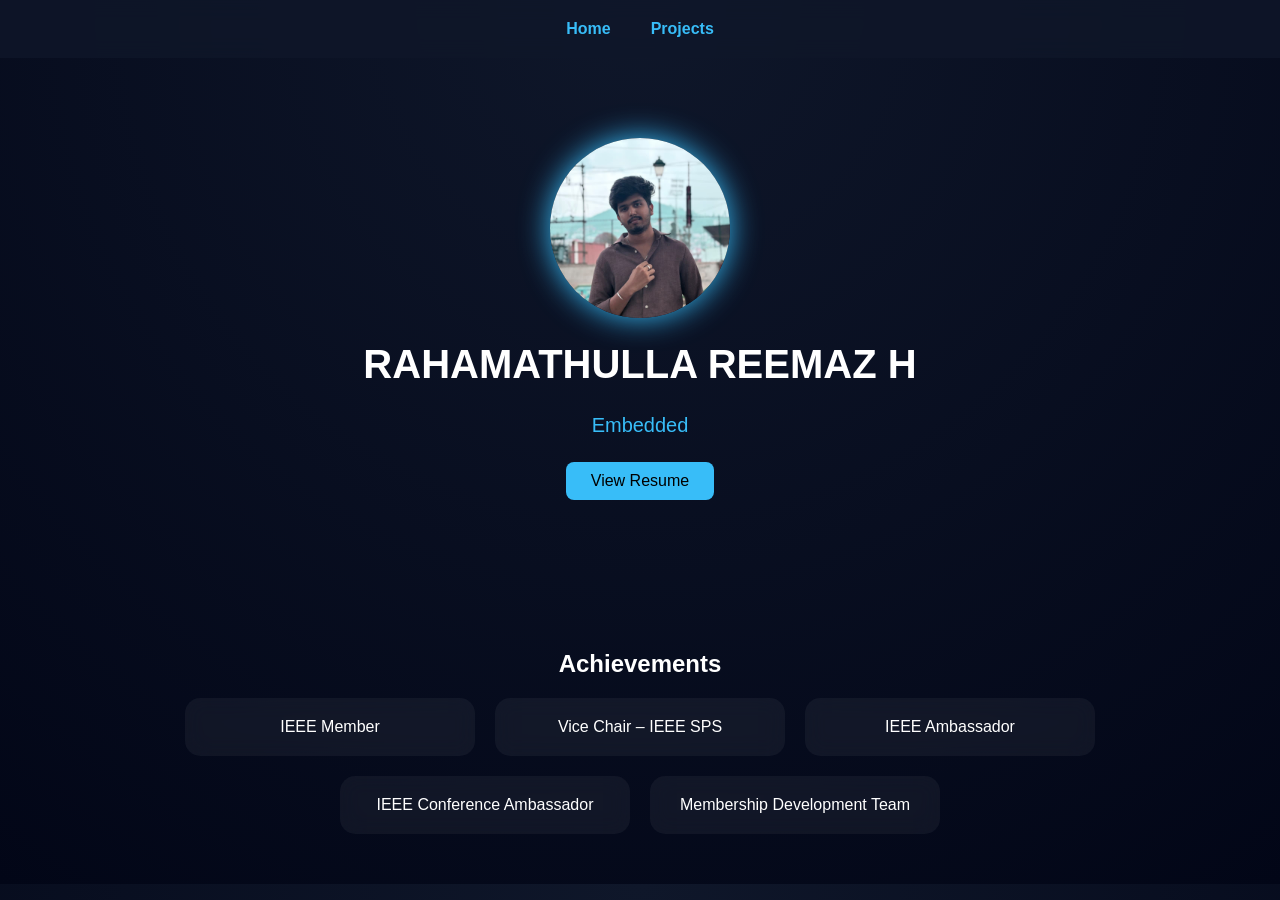
<file: index.html>
<!DOCTYPE html>
<html>
<head>
<title>Reemaz Portfolio</title>

<style>
body{
  margin:0;
  font-family:'Segoe UI',sans-serif;
  background: radial-gradient(circle at top,#0f172a,#020617);
  color:white;
  overflow-x:hidden;
}

/* NAV */
nav{
  display:flex;
  justify-content:center;
  gap:40px;
  padding:20px;
  background:rgba(15,23,42,0.8);
  backdrop-filter:blur(10px);
}
nav a{
  color:#38bdf8;
  text-decoration:none;
  font-weight:bold;
}

/* HERO */
.hero{
  text-align:center;
  padding:80px 20px;
  animation:fadeIn 2s;
}

.hero img{
  width:180px;
  height:180px;        /* ADD THIS */
  object-fit:cover;    /* ADD THIS */
  border-radius:50%;
  box-shadow:0 0 30px #38bdf8;
  transition:0.5s;
}
.hero img:hover{
  transform:scale(1.1);
}

h1{
  font-size:40px;
  margin-top:20px;
}

/* typing */
.typing{
  color:#38bdf8;
  font-size:20px;
  margin:10px 0;
}

/* BUTTON */
.btn{
  display:inline-block;
  margin-top:15px;
  padding:10px 25px;
  background:#38bdf8;
  color:black;
  border-radius:8px;
  text-decoration:none;
  transition:0.3s;
}
.btn:hover{
  background:#0ea5e9;
  transform:scale(1.05);
}

/* ACHIEVEMENTS */
.section{
  padding:50px;
  text-align:center;
}

.cards{
  display:flex;
  justify-content:center;
  flex-wrap:wrap;
  gap:20px;
}

/* glass cards */
.card{
  background:rgba(255,255,255,0.05);
  padding:20px;
  border-radius:15px;
  width:250px;
  backdrop-filter:blur(10px);
  transition:0.4s;
}
.card:hover{
  transform:translateY(-10px);
  box-shadow:0 0 20px #38bdf8;
}

/* animation */
.hidden{
  opacity:0;
  transform:translateY(40px);
  transition:1s;
}
.show{
  opacity:1;
  transform:translateY(0);
}

@keyframes fadeIn{
  from{opacity:0;}
  to{opacity:1;}
}
</style>

</head>

<body>

<!-- NAV -->
<nav>
  <a href="index.html">Home</a>
  <a href="projects.html">Projects</a>
</nav>

<!-- HERO -->
<div class="hero">
  <img src="profile.jpg">

  <h1>RAHAMATHULLA REEMAZ H</h1>

  <p class="typing" id="typing"></p>

  <a class="btn" href="resume.pdf">View Resume</a>
</div>

<!-- ACHIEVEMENTS -->
<div class="section hidden">
  <h2>Achievements</h2>

  <div class="cards">
    <div class="card">IEEE Member</div>
    <div class="card">Vice Chair – IEEE SPS</div>
    <div class="card">IEEE Ambassador</div>
    <div class="card">IEEE Conference Ambassador</div>
    <div class="card">Membership Development Team</div>
  </div>
</div>

<script>

/* typing animation */
const text = ["Embedded Developer","IoT Enthusiast","AI Learner"];
let i=0,j=0,current="",isDeleting=false;

function type(){
  if(i<text.length){
    if(!isDeleting && j<=text[i].length){
      current=text[i].substring(0,j++);
    }
    else if(isDeleting && j>=0){
      current=text[i].substring(0,j--);
    }

    if(j==text[i].length) isDeleting=true;
    if(j==0){ isDeleting=false; i++; }

    document.getElementById("typing").innerHTML=current;
  }
  setTimeout(type,120);
}
type();

/* scroll animation */
const observer=new IntersectionObserver(entries=>{
entries.forEach(entry=>{
if(entry.isIntersecting){
entry.target.classList.add("show");
}
});
});

document.querySelectorAll(".hidden").forEach(el=>observer.observe(el));

</script>

</body>
</html>
</file>
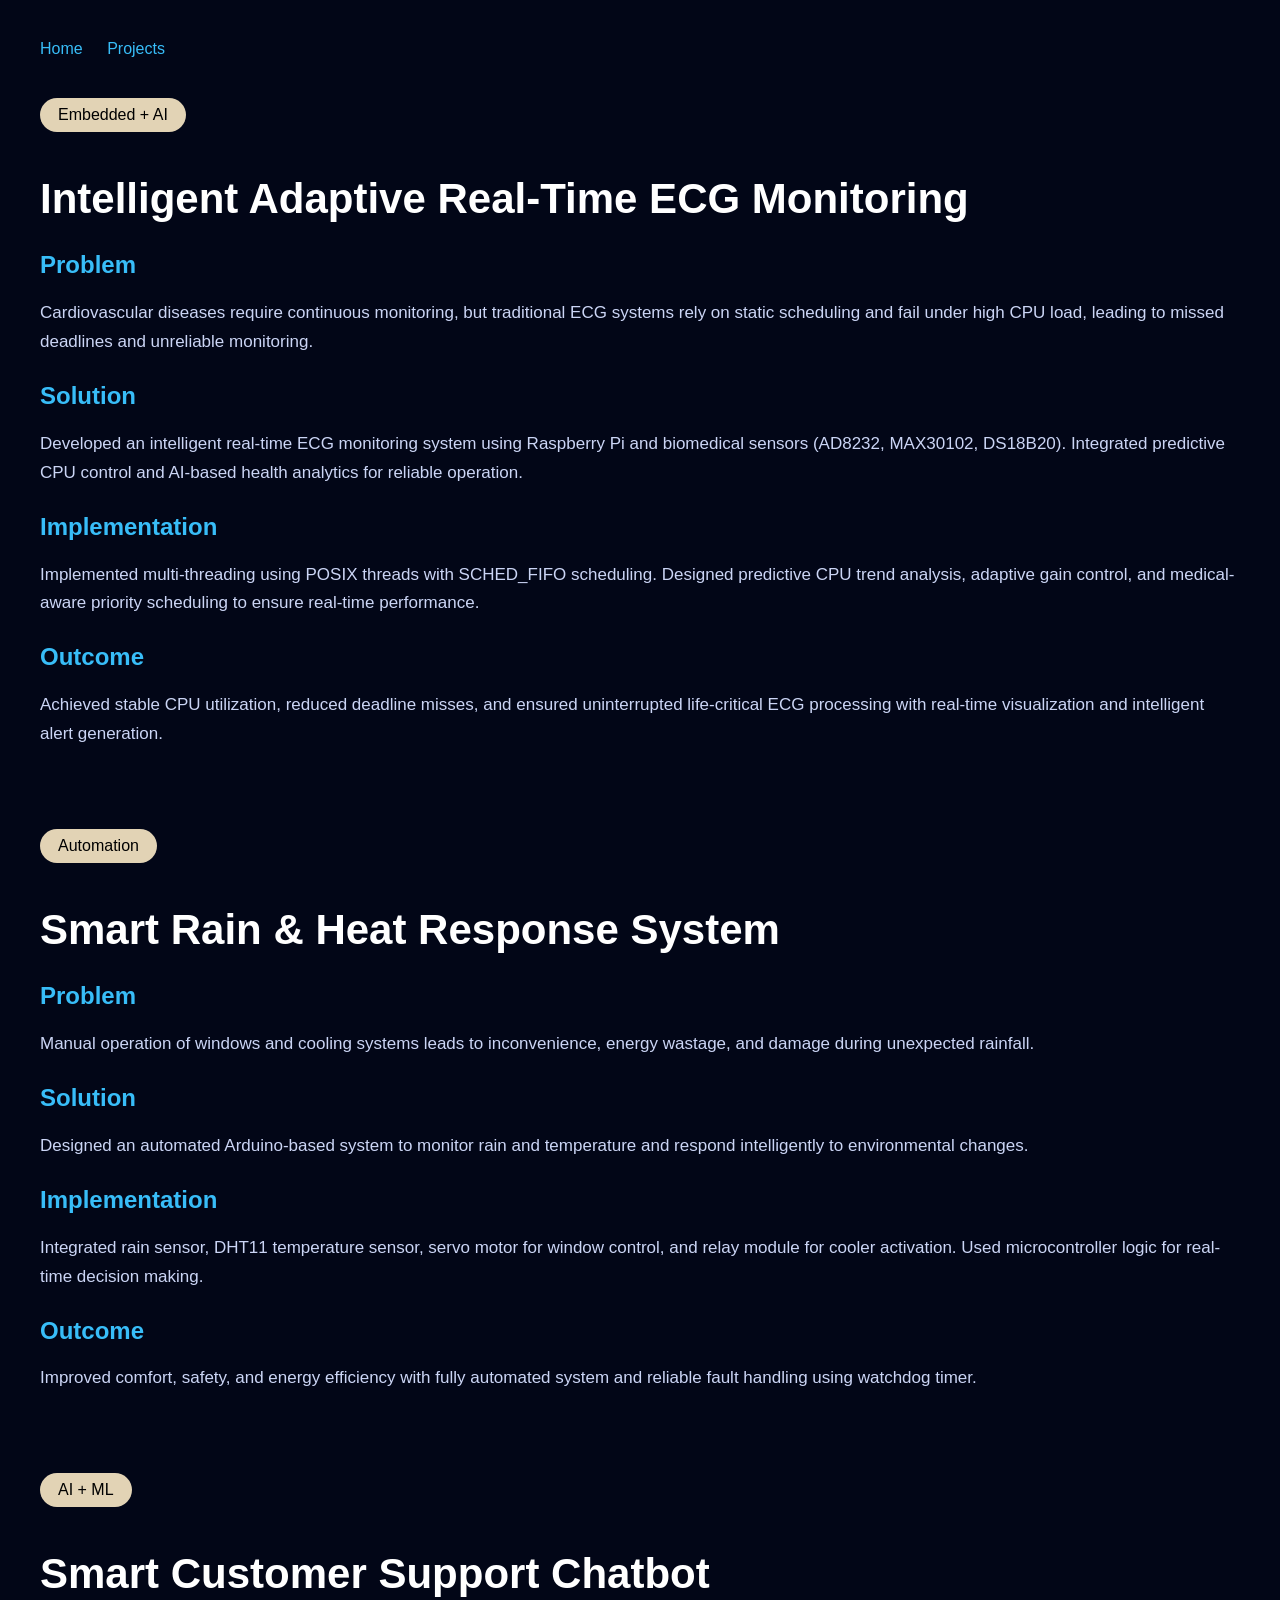
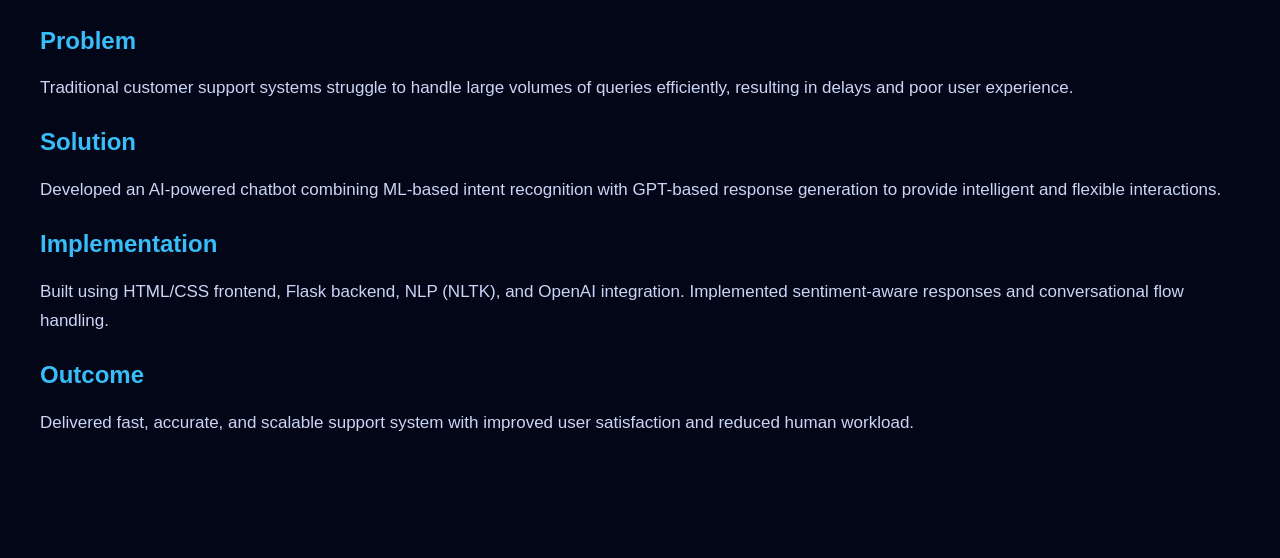
<file: project.html>
<!DOCTYPE html>
<html>
<head>
<title>Projects</title>

<style>
body{
  margin:0;
  font-family:sans-serif;
  background:#020617;
  color:white;
  padding:40px;
}

/* NAV */
nav{
  margin-bottom:40px;
}
nav a{
  color:#38bdf8;
  margin-right:20px;
  text-decoration:none;
}

/* PROJECT BLOCK */
.project{
  margin-bottom:80px;
}

/* TAG */
.tag{
  background:#e2d3b5;
  color:black;
  padding:8px 18px;
  border-radius:25px;
  display:inline-block;
  margin-bottom:15px;
}

/* TITLE */
h1{
  font-size:42px;
}

/* HEADINGS */
h2{
  color:#38bdf8;
  margin-top:25px;
}

/* TEXT */
p{
  color:#cbd5f5;
  line-height:1.7;
  font-size:17px;
}
</style>

</head>

<body>

<nav>
  <a href="index.html">Home</a>
  <a href="projects.html">Projects</a>
</nav>

<!-- ECG PROJECT -->
<div class="project">

<span class="tag">Embedded + AI</span>

<h1>Intelligent Adaptive Real-Time ECG Monitoring</h1>

<h2>Problem</h2>
<p>
Cardiovascular diseases require continuous monitoring, but traditional ECG systems rely on static scheduling and fail under high CPU load, leading to missed deadlines and unreliable monitoring.
</p>

<h2>Solution</h2>
<p>
Developed an intelligent real-time ECG monitoring system using Raspberry Pi and biomedical sensors (AD8232, MAX30102, DS18B20). Integrated predictive CPU control and AI-based health analytics for reliable operation.
</p>

<h2>Implementation</h2>
<p>
Implemented multi-threading using POSIX threads with SCHED_FIFO scheduling. Designed predictive CPU trend analysis, adaptive gain control, and medical-aware priority scheduling to ensure real-time performance.
</p>

<h2>Outcome</h2>
<p>
Achieved stable CPU utilization, reduced deadline misses, and ensured uninterrupted life-critical ECG processing with real-time visualization and intelligent alert generation.
</p>

</div>

<!-- RAIN PROJECT -->
<div class="project">

<span class="tag">Automation</span>

<h1>Smart Rain & Heat Response System</h1>

<h2>Problem</h2>
<p>
Manual operation of windows and cooling systems leads to inconvenience, energy wastage, and damage during unexpected rainfall.
</p>

<h2>Solution</h2>
<p>
Designed an automated Arduino-based system to monitor rain and temperature and respond intelligently to environmental changes.
</p>

<h2>Implementation</h2>
<p>
Integrated rain sensor, DHT11 temperature sensor, servo motor for window control, and relay module for cooler activation. Used microcontroller logic for real-time decision making.
</p>

<h2>Outcome</h2>
<p>
Improved comfort, safety, and energy efficiency with fully automated system and reliable fault handling using watchdog timer.
</p>

</div>

<!-- CHATBOT PROJECT -->
<div class="project">

<span class="tag">AI + ML</span>

<h1>Smart Customer Support Chatbot</h1>

<h2>Problem</h2>
<p>
Traditional customer support systems struggle to handle large volumes of queries efficiently, resulting in delays and poor user experience.
</p>

<h2>Solution</h2>
<p>
Developed an AI-powered chatbot combining ML-based intent recognition with GPT-based response generation to provide intelligent and flexible interactions.
</p>

<h2>Implementation</h2>
<p>
Built using HTML/CSS frontend, Flask backend, NLP (NLTK), and OpenAI integration. Implemented sentiment-aware responses and conversational flow handling.
</p>

<h2>Outcome</h2>
<p>
Delivered fast, accurate, and scalable support system with improved user satisfaction and reduced human workload.
</p>

</div>

</body>
</html>
</file>
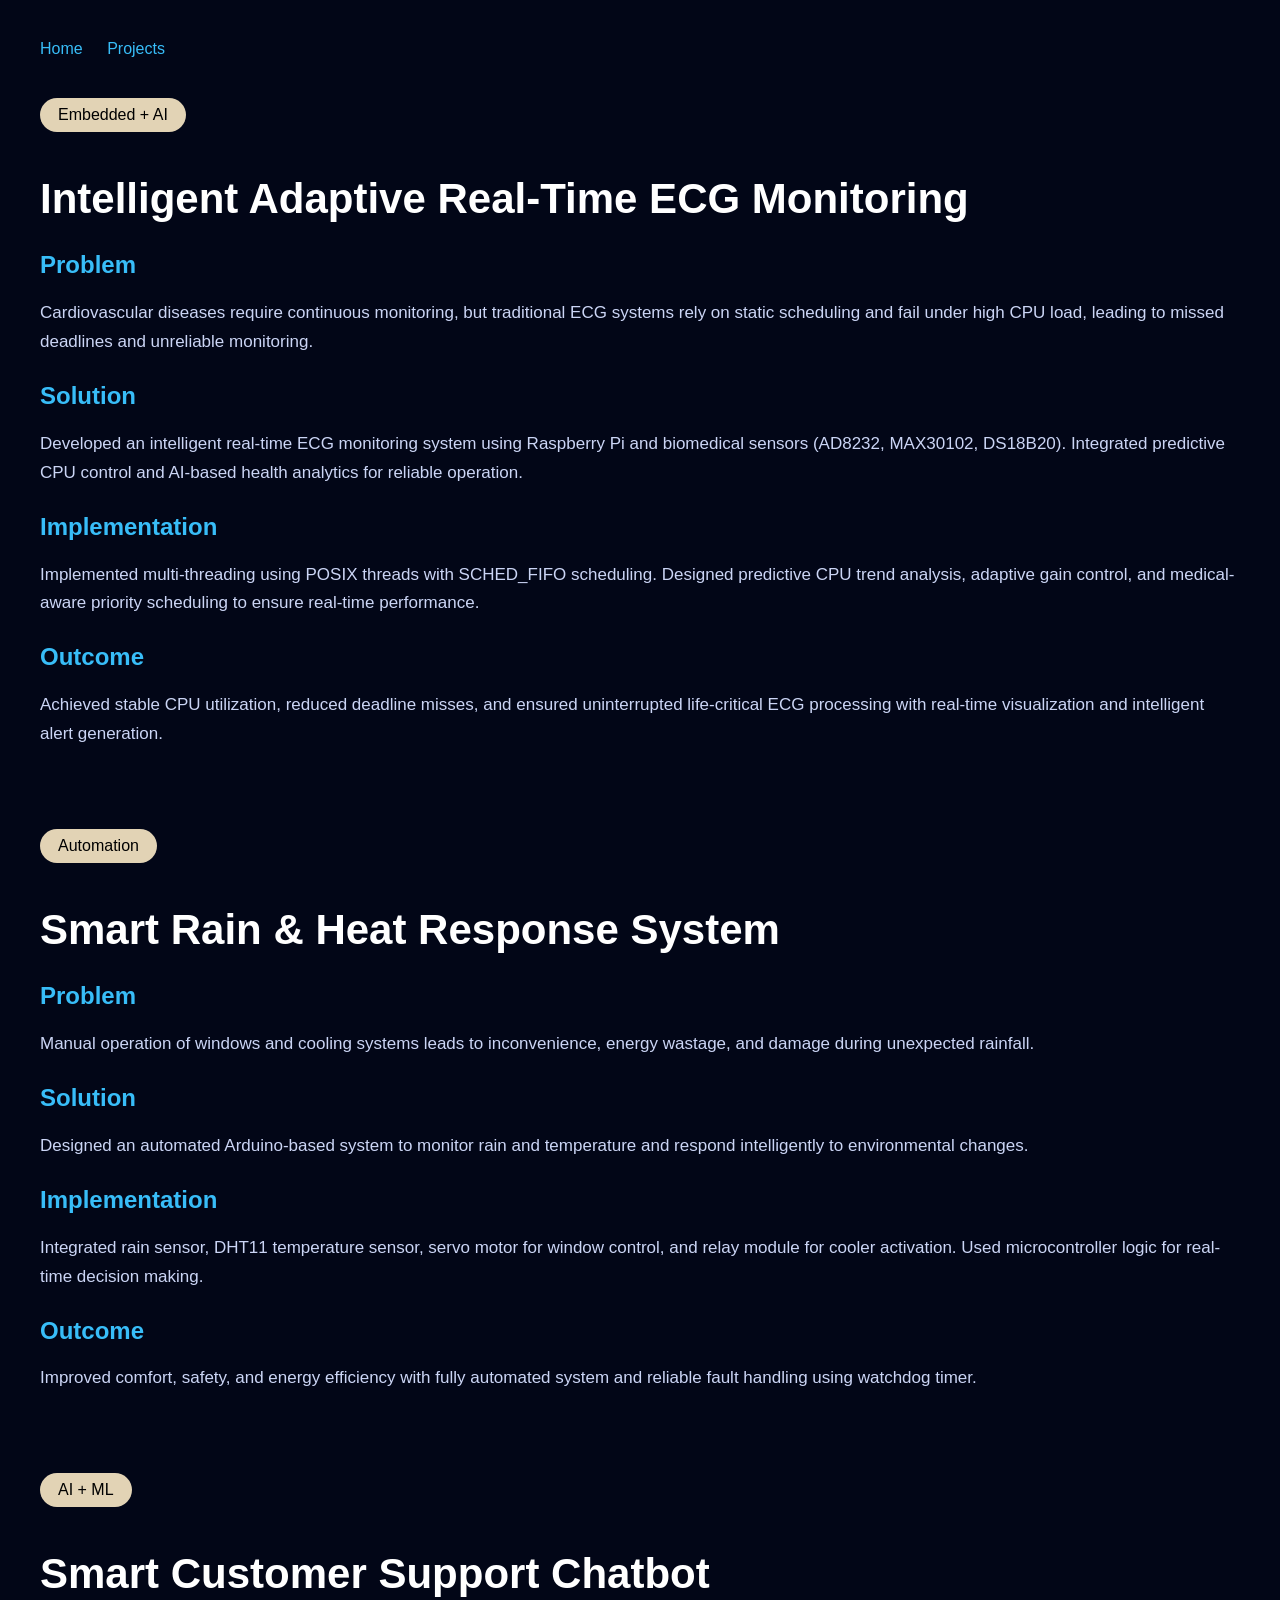
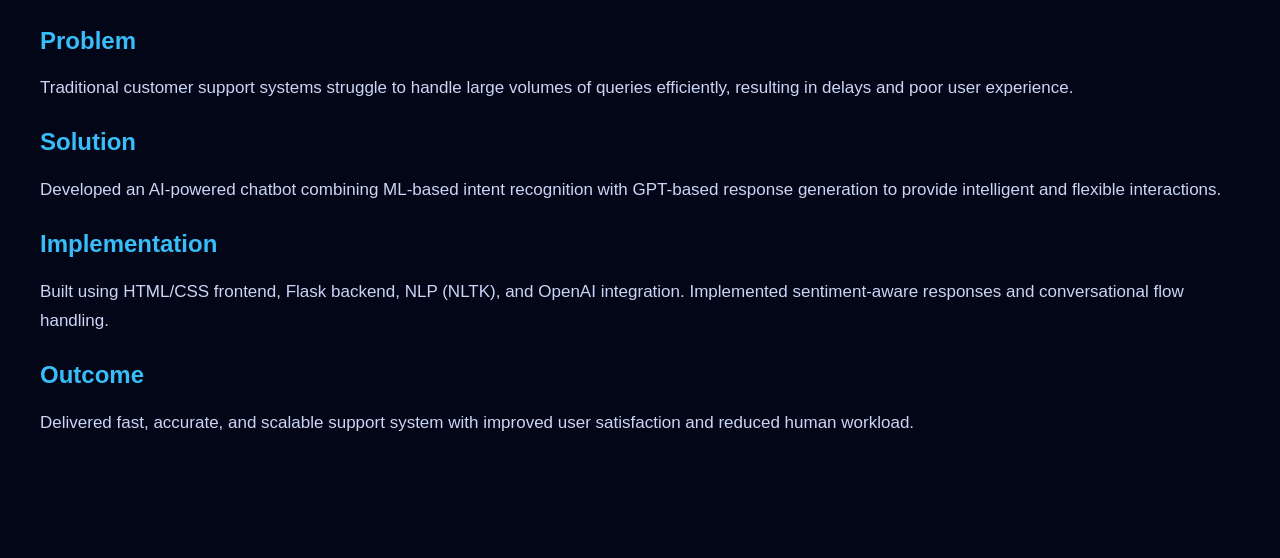
<file: projects.html>
<!DOCTYPE html>
<html>
<head>
<title>Projects</title>

<style>
body{
  margin:0;
  font-family:sans-serif;
  background:#020617;
  color:white;
  padding:40px;
}

/* NAV */
nav{
  margin-bottom:40px;
}
nav a{
  color:#38bdf8;
  margin-right:20px;
  text-decoration:none;
}

/* PROJECT BLOCK */
.project{
  margin-bottom:80px;
}

/* TAG */
.tag{
  background:#e2d3b5;
  color:black;
  padding:8px 18px;
  border-radius:25px;
  display:inline-block;
  margin-bottom:15px;
}

/* TITLE */
h1{
  font-size:42px;
}

/* HEADINGS */
h2{
  color:#38bdf8;
  margin-top:25px;
}

/* TEXT */
p{
  color:#cbd5f5;
  line-height:1.7;
  font-size:17px;
}
</style>

</head>

<body>

<nav>
  <a href="index.html">Home</a>
  <a href="projects.html">Projects</a>
</nav>

<!-- ECG PROJECT -->
<div class="project">

<span class="tag">Embedded + AI</span>

<h1>Intelligent Adaptive Real-Time ECG Monitoring</h1>

<h2>Problem</h2>
<p>
Cardiovascular diseases require continuous monitoring, but traditional ECG systems rely on static scheduling and fail under high CPU load, leading to missed deadlines and unreliable monitoring.
</p>

<h2>Solution</h2>
<p>
Developed an intelligent real-time ECG monitoring system using Raspberry Pi and biomedical sensors (AD8232, MAX30102, DS18B20). Integrated predictive CPU control and AI-based health analytics for reliable operation.
</p>

<h2>Implementation</h2>
<p>
Implemented multi-threading using POSIX threads with SCHED_FIFO scheduling. Designed predictive CPU trend analysis, adaptive gain control, and medical-aware priority scheduling to ensure real-time performance.
</p>

<h2>Outcome</h2>
<p>
Achieved stable CPU utilization, reduced deadline misses, and ensured uninterrupted life-critical ECG processing with real-time visualization and intelligent alert generation.
</p>

</div>

<!-- RAIN PROJECT -->
<div class="project">

<span class="tag">Automation</span>

<h1>Smart Rain & Heat Response System</h1>

<h2>Problem</h2>
<p>
Manual operation of windows and cooling systems leads to inconvenience, energy wastage, and damage during unexpected rainfall.
</p>

<h2>Solution</h2>
<p>
Designed an automated Arduino-based system to monitor rain and temperature and respond intelligently to environmental changes.
</p>

<h2>Implementation</h2>
<p>
Integrated rain sensor, DHT11 temperature sensor, servo motor for window control, and relay module for cooler activation. Used microcontroller logic for real-time decision making.
</p>

<h2>Outcome</h2>
<p>
Improved comfort, safety, and energy efficiency with fully automated system and reliable fault handling using watchdog timer.
</p>

</div>

<!-- CHATBOT PROJECT -->
<div class="project">

<span class="tag">AI + ML</span>

<h1>Smart Customer Support Chatbot</h1>

<h2>Problem</h2>
<p>
Traditional customer support systems struggle to handle large volumes of queries efficiently, resulting in delays and poor user experience.
</p>

<h2>Solution</h2>
<p>
Developed an AI-powered chatbot combining ML-based intent recognition with GPT-based response generation to provide intelligent and flexible interactions.
</p>

<h2>Implementation</h2>
<p>
Built using HTML/CSS frontend, Flask backend, NLP (NLTK), and OpenAI integration. Implemented sentiment-aware responses and conversational flow handling.
</p>

<h2>Outcome</h2>
<p>
Delivered fast, accurate, and scalable support system with improved user satisfaction and reduced human workload.
</p>

</div>

</body>
</html>
</file>
